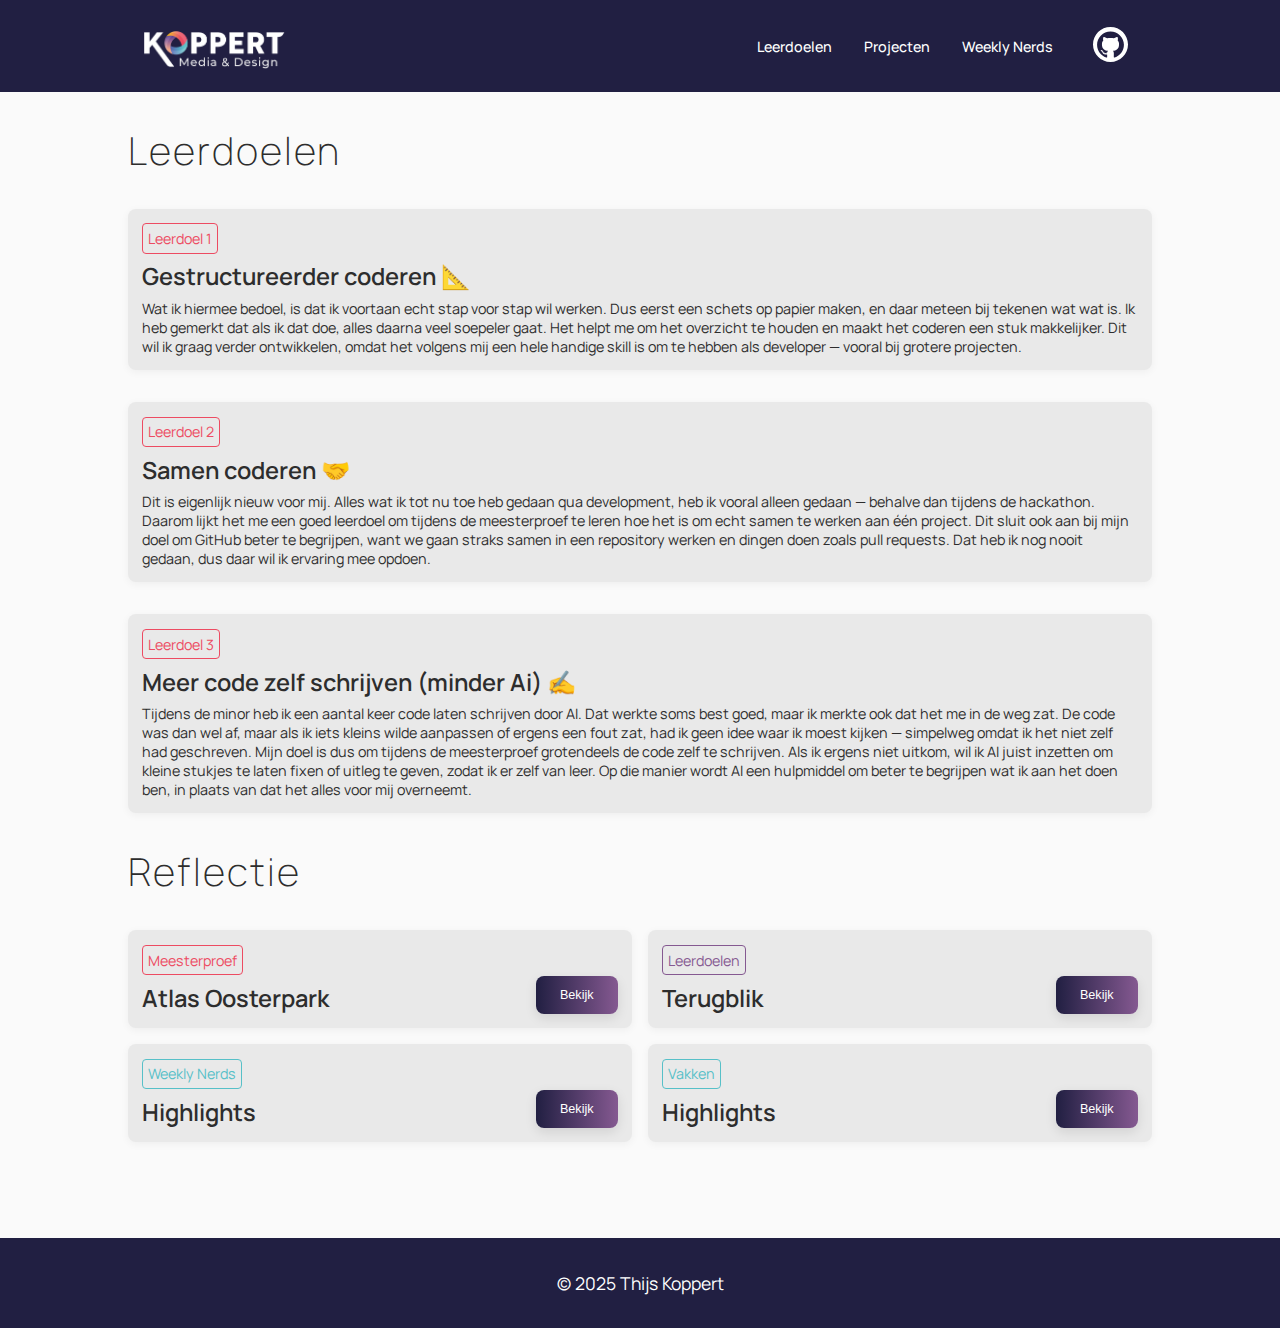
<file: leerdoelen.html>
<!DOCTYPE html>
<html lang="en">

<head>
    <meta charset="UTF-8">
    <meta name="viewport" content="width=device-width, initial-scale=1.0">
    <title>Leerdoelen & Reflectie</title>
    <link rel="stylesheet" href="styles.css">
    <link rel="icon" href="images/Favicon-13.png" type="image/png">
</head>

<body>
    <header>
        <nav class="navBarLeerdoelen">
            <ul>
                <li class="logoGroot"><a href="./index.html"><img src="./images/logo_wit-10.png"
                            alt="logo koppert media & design"></a></li>
                <li class="logoKlein"><a href="./index.html"><img src="./images/Favicon-13.png"
                            alt="logo koppert media & design"></a></li>
                <li class="navKnop"><a class="navKnopText" href="./leerdoelen.html">Leerdoelen</a></li>
                <li class="navKnop"><a class="navKnopText" href="./projecten.html">Projecten</a></li>
                <li class="navKnop"><a class="navKnopText" href="./weeklynerds.html">Weekly Nerds</a></li>
                <li class="githubKnop">
                    <a href="https://github.com/ThijsKoppert34" target="_blank">
                        <svg class="githubIcon" width="51" height="51" viewBox="0 0 51 51" fill="none"
                            xmlns="http://www.w3.org/2000/svg">
                            <path
                                d="M25.5 0C11.4172 0 0 11.4172 0 25.5C0 39.5828 11.4172 51 25.5 51C39.5828 51 51 39.5828 51 25.5C51 11.4172 39.5828 0 25.5 0ZM31.6937 44.5393C30.7026 44.7316 30.35 44.122 30.35 43.601C30.35 42.9565 30.3729 40.8508 30.3729 38.2341C30.3729 36.4092 29.7483 35.2189 29.0461 34.6123C33.401 34.1282 37.9771 32.4746 37.9771 24.9621C37.9771 22.8265 37.218 21.0823 35.964 19.7127C36.1672 19.2196 36.8365 17.2304 35.7717 14.537C35.7717 14.537 34.1321 14.0121 30.3988 16.5421C28.8359 16.1088 27.1615 15.8917 25.499 15.8837C23.8375 15.8917 22.1641 16.1088 20.6032 16.5421C16.8659 14.0121 15.2233 14.537 15.2233 14.537C14.1615 17.2314 14.8308 19.2206 15.034 19.7127C13.7829 21.0823 13.0189 22.8275 13.0189 24.9621C13.0189 32.4567 17.586 34.1331 21.93 34.6282C21.3702 35.1163 20.8642 35.9799 20.6879 37.2439C19.5713 37.744 16.7404 38.6076 14.9962 35.6183C14.9962 35.6183 13.9622 33.7407 11.9979 33.6022C11.9979 33.6022 10.0894 33.5773 11.8645 34.7916C11.8645 34.7916 13.1464 35.3932 14.036 37.6533C14.036 37.6533 15.1845 41.1446 20.6251 39.9613C20.6341 41.5959 20.652 43.1368 20.652 43.603C20.652 44.12 20.2934 44.7246 19.3162 44.5443C11.5447 41.9585 5.9407 34.6272 5.9407 25.9861C5.9407 15.1845 14.6984 6.42779 25.499 6.42779C36.2996 6.42779 45.0573 15.1835 45.0573 25.9861C45.0573 34.6242 39.4603 41.9535 31.6937 44.5423V44.5393ZM20.152 38.4622C19.9249 38.504 19.7147 38.4064 19.6858 38.251C19.6579 38.0896 19.8223 37.9283 20.0494 37.8864C20.2805 37.8466 20.4877 37.9412 20.5175 38.1006C20.5454 38.258 20.3831 38.4193 20.152 38.4622ZM19.0274 38.3536C19.0324 38.515 18.8451 38.6484 18.612 38.6514C18.3779 38.6564 18.1887 38.5259 18.1867 38.3675C18.1867 38.2042 18.371 38.0727 18.604 38.0687C18.8361 38.0647 19.0274 38.1942 19.0274 38.3536ZM17.4267 38.2361C17.3788 38.3895 17.1597 38.4582 16.9376 38.3934C16.7164 38.3267 16.572 38.1474 16.6158 37.992C16.6617 37.8376 16.8828 37.7649 17.1059 37.8346C17.327 37.9014 17.4715 38.0797 17.4257 38.2351L17.4267 38.2361ZM15.9694 37.6045C15.8618 37.7231 15.6337 37.6912 15.4663 37.5298C15.295 37.3724 15.2482 37.1483 15.3548 37.0298C15.4634 36.9112 15.6935 36.9451 15.8618 37.1045C16.0311 37.2619 16.0829 37.487 15.9694 37.6045ZM14.4762 36.3475C14.3567 36.1731 14.3567 35.965 14.4792 35.8813C14.6007 35.7976 14.794 35.8733 14.9165 36.0456C15.036 36.222 15.036 36.4311 14.9135 36.5158C14.794 36.5995 14.5978 36.5208 14.4762 36.3475ZM14.1425 35.3892C14.0489 35.4759 13.8666 35.435 13.7431 35.2986C13.6146 35.1621 13.5917 34.9798 13.6853 34.8922C13.782 34.8055 13.9583 34.8463 14.0868 34.9828C14.2153 35.1203 14.2402 35.3016 14.1425 35.3892ZM13.3506 34.5057C13.3078 34.6033 13.1544 34.6322 13.015 34.5654C12.8725 34.5017 12.7938 34.3692 12.8396 34.2716C12.8815 34.172 13.0349 34.1441 13.1763 34.2108C13.3188 34.2746 13.3995 34.4091 13.3506 34.5057Z"
                                fill="currentColor" />
                        </svg>
                    </a>
                </li>
            </ul>
        </nav>
    </header>

    <section class="doelenWrapper">
        <h2 class="titelLeerdoelen ">Leerdoelen</h2>
        <div class="leerdoel">
            <h3>Leerdoel 1</h3>
            <h2>Gestructureerder coderen 📐</h2>
            <p>Wat ik hiermee bedoel, is dat ik voortaan echt stap voor stap wil werken. Dus eerst een schets op papier
                maken, en daar meteen bij tekenen wat wat is. Ik heb gemerkt dat als ik dat doe, alles daarna veel
                soepeler gaat. Het helpt me om het overzicht te houden en maakt het coderen een stuk makkelijker. Dit
                wil ik graag verder ontwikkelen, omdat het volgens mij een hele handige skill is om te hebben als
                developer — vooral bij grotere projecten.</p>
        </div>
        <div class="leerdoel">
            <h3>Leerdoel 2</h3>
            <h2>Samen coderen 🤝</h2>
            <p>Dit is eigenlijk nieuw voor mij. Alles wat ik tot nu toe heb gedaan qua development, heb ik vooral alleen
                gedaan — behalve dan tijdens de hackathon. Daarom lijkt het me een goed leerdoel om tijdens de
                meesterproef te leren hoe het is om echt samen te werken aan één project. Dit sluit ook aan bij mijn
                doel om GitHub beter te begrijpen, want we gaan straks samen in een repository werken en dingen doen
                zoals pull requests. Dat heb ik nog nooit gedaan, dus daar wil ik ervaring mee opdoen.</p>
        </div>
        <div class="leerdoel">
            <h3>Leerdoel 3</h3>
            <h2>Meer code zelf schrijven (minder Ai) ✍️</h2>
            <p>Tijdens de minor heb ik een aantal keer code laten schrijven door AI. Dat werkte soms best goed, maar
                ik merkte ook dat het me in de weg zat. De code was dan wel af, maar als ik iets kleins wilde aanpassen
                of ergens een fout zat, had ik geen idee waar ik moest kijken — simpelweg omdat ik het niet zelf had
                geschreven. Mijn doel is dus om tijdens de meesterproef grotendeels de code zelf te schrijven. Als ik
                ergens niet uitkom, wil ik AI juist inzetten om kleine stukjes te laten fixen of uitleg te geven, zodat
                ik er zelf van leer. Op die manier wordt AI een hulpmiddel om beter te begrijpen wat ik aan het doen
                ben, in plaats van dat het alles voor mij overneemt.
            </p>
        </div>
    </section>

    <h2 class="titelReflectie">Reflectie</h2>

    <section class="reflectieWrapper">

        <div class="reflectieMeesterproef">
            <div class="flexWrapper">
                <h3>Meesterproef</h3>
                <h2>Atlas Oosterpark</h2>
            </div>
            <button class="openExtra">Bekijk</button>
            <div class="overlay hidden">
                <div class="contentOpen">
                    <button class="sluitExtra">&times;</button>
                    <h2 class="titelMeesterproef">Mijn reflectie op de Meesterproef (en mijn plan van aanpak)</h2>
                    <p><strong class="strongRood">Samenwerking</strong><br>
                        Tijdens de samenwerking bij de meesterproef heb ik best veel geleerd. Het team waar ik in zat
                        was niet altijd even enthousiast of positief, en daar had ik soms wel moeite mee — omdat ik er
                        zelf juist heel anders in zit. Op een gegeven moment heb ik besloten om een beetje de leiding te
                        nemen en een planning te maken, gewoon om wat meer richting en positieve energie te brengen.
                        Soms leek dat te helpen, soms ook niet. Wat ik vooral heb geleerd, omdat we ons groepje niet
                        zelf hebben gekozen, is hoe je samenwerkt met verschillende mensen. En ook al ging het niet
                        altijd
                        soepel, ik zie het toch als iets waardevols.</p>
                    <p><strong class="strongRood">Proces</strong><br>
                        Wat er wel goed ging was (in enige zin) de verdeling van de taken. Daar waren we het allemaal
                        vrij snel over eens. Ik was de persoon die contact had met de opdrachtgever en die de pagina van
                        de straat ging maken. Soms liep ik ergens tegenaan, en dan kon ik vrij snel terecht bij Mischa,
                        uit mijn team. Die hielp mij vaak goed. Ook met github hielp hij me vaak, omdat ik dat nog niet
                        zo goed begreep. Hij heeft dus zeker een aandeel gehad in het behalen van een van mijn
                        leerdoelen. <br>Tijdens de expo kregen we te horen dat we het niet in 1x gehaald hadden. Dit was
                        wel even een tegenvaller omdat Declan, onze coach, ons geen enkele aanduiding had gegeven dat we
                        meer moesten doen. Tijdens de laatste coaching met hem zei hij zelfs dat we erg goed bezig waren
                        en dat we zo door moesten gaan. Nou doen we er helaas niks aan en het enige wat ik nu kan doen
                        is mijn best doen om de feedback zo goed mogelijk te verwerken op mijn manier. De herkansing is
                        tevens individueel dus hieronder mijn plan van aanpak!</p>
                    <p><strong class="strongRood">Plan van aanpak</strong><br>
                        Ik wil dit project gestructureerd aanpakken. Eerst neem ik de feedback goed door en zet ik op
                        een rij wat ik daarmee ga doen. Daarna schrijf ik in grote lijnen op wat ik wil maken, zodat ik
                        voor mezelf duidelijk heb wat het plan is. Vervolgens begin ik met schetsen en kijk ik of het
                        haalbaar is binnen de tijd. Ik wil vooral veel gebruik maken van CSS, omdat ik daar steeds beter
                        in ben geworden. Ook wil ik beter letten op de keuzes die ik maak — en kunnen uitleggen waarom
                        ik iets op een bepaalde manier doe.</p>
                </div>
            </div>
        </div>

        <div class="reflectieLeerdoelen">
            <div class="flexWrapper">
                <h3>Leerdoelen</h3>
                <h2>Terugblik</h2>
            </div>
            <button class="openExtra">Bekijk</button>
            <div class="overlay hidden">
                <div class="contentOpen">
                    <button class="sluitExtra">&times;</button>
                    <h2>Terugblik op mijn leerdoelen</h2>
                    <p><strong class="strongPaars">Begin van de minor</strong><br>
                        Aan het begin van de minor had ik een paar duidelijke leerdoelen voor mezelf opgesteld:</p>
                    <ul>
                        <li>Animeren met CSS</li>
                        <li>Websites responsive maken</li>
                        <li>JavaScript gebruiken voor interactiviteit</li>
                        <li>Semantisch en netjes coderen</li>
                    </ul>
                    <p>Deze leerdoelen heb ik zeker (allemaal) gehaald. Het lijken nu wat eenvoudige leerdoelen, maar
                        toen waren het nog lastige (bij de start van de minor). Dat laat zien dat ik ten opzichte van
                        het begin van de minor enorm ben gegroeid in het kennen en kunnen van coderen. Ik wist nog niet
                        goed hoe ik animaties moest aanpakken, had weinig
                        ervaring met media queries, en JavaScript vond ik vooral ingewikkeld. Inmiddels weet ik veel
                        beter hoe ik dit soort dingen moet toepassen — en niet alleen technisch, maar ook functioneel.
                    </p>
                    <p><strong class="strongPaars">Tijdens de minor</strong><br>
                        Ergens halverwege de minor had ik mijn leerdoelen wat aangepast/uitgebreid. Het waren de
                        volgende leerdoelen geworden:
                    </p>
                    <ul>
                        <li>Een digitaal prototype kunnen maken met html css js om eventuele gebruikerstests te kunnen
                            uitvoeren.</li>
                        <li>Alle websites die ik maak (mits nodig) mooi responsive maken zodat ze op elk apparaat
                            goed werken.</li>
                        <li>Ik wil leren hoe ik animaties effectief kan inzetten om interactie en beleving in
                            mijn project te
                            verbeteren, zonder dat het afleidt of onnodig complex wordt.</li>
                    </ul>
                    <p>De leerdoelen zijn hier zeker wel wat uitgebreider, alleen inhoudelijk zijn ze niet goed genoeg.
                        Als ik eerlijk ben heb ik deze ook niet goed doordacht, ik was een beetje laat, waardoor de
                        leerdoelen (terecht) zijn afgekeurd. Hierna heb ik mijn laatste leerdoelen opgesteld.</p>
                    <p><strong class="strongPaars">Einde minor (nu)</strong><br>
                        De leerdoelen die ik nu heb opgesteld zijn veel beter doordacht, ook met de toekomst in mijn
                        achterhoofd. Dit zijn leerdoelen waar ik echt wat aan heb als ik bijvoorbeeld front-end
                        developer zou willen worden later. Ik ben blij met de groei die ik heb doorgemaakt tijdens de
                        minor, en dat ik nu deze leerdoelen voor mezelf heb opgesteld en heb behaald. Dat laat me zien
                        dat ik super veel ben gegroeid, waar ik trots op ben.</p>
                </div>
            </div>
        </div>

        <div class="reflectieWeeklynerds">
            <div class="flexWrapper">
                <h3>Weekly Nerds</h3>
                <h2>Highlights</h2>
            </div>
            <button class="openExtra">Bekijk</button>
            <div class="overlay hidden">
                <div class="contentOpen">
                    <button class="sluitExtra">&times;</button>
                    <h2>Wat highlights van Weekly Nerd sprekers</h2>
                    <p><strong class="strongGroen">GSAP - Cassie Evans</strong><br>
                        Ik had eigenlijk nog nooit gehoord van GSAP, maar na deze presentatie was mij duidelijk dat het
                        enorm handig kan zijn als je wat meer wil animeren. Ik vond haar presentatie goed en
                        overtuigend. Ze heeft me kennis laten maken met GSAP, en nu zal ik het in de toekomst nog vaker
                        gebruiken.</p>
                    <p><strong class="strongGroen">Illustraties met CSS - Julia Miocene</strong><br>
                        Door Sanne wist ik al dat je met CSS enorm veel kan doen. Maar na deze presentatie stond ik
                        eigenlijk een beetje versteld van hoe gedetailleerd je dingen kon maken met CSS. De meeste
                        dingen die ze liet zien zou ik niet eens in illustrator kunnen maken, en zij deed het met CSS.
                        Deze presentatie had me echt verbaasd op een leuke manier.</p>
                    <p><strong class="strongGroen">Accesibility gebouw HVA - Vasilis Gemert</strong><br>
                        Dit was volgens mij geen weekly nerd, maar wel een highlight. Vasilis ging vertellen over de
                        toegankelijkheid van het nieuwe schoolgebouw van de HVA. Hij vertelde hoe het gebouw op papier
                        toegankelijk is, maar in de praktijk juist helemaal niet. Hij vertelde dit op een erg leuke
                        manier, wat de boodschap goed overbracht. Ik was echt verbaasd dat zelfs bij zo'n gloednieuw
                        gebouw de toegankelijk eigenlijk helemaal nergens op sloeg, maar dat ze er alsnog mee pronken
                        omdat het toegankelijk is op papier.</p>
                </div>
            </div>
        </div>

        <div class="reflectieVakken">
            <div class="flexWrapper">
                <h3>Vakken</h3>
                <h2>Highlights</h2>
            </div>
            <button class="openExtra">Bekijk</button>
            <div class="overlay hidden">
                <div class="contentOpen">
                    <button class="sluitExtra">&times;</button>
                    <h2>Hoogtepunten per vak</h2>
                    <p><strong class="strongGroen">WAFS</strong><br>
                        Een highlight van dit vak was dat ik de live temperatuur had opgehaald. Ik was nog helemaal niet
                        bekend met API's of iets in die richting. Ik had zoiezo nog maar heel weinig kennis van coderen,
                        dus dit was voor toen zeker een highlight!</p>
                    <p><strong class="strongGroen">CSS to the rescue</strong><br>
                        Het animeren van de deuren was hier de grootste highlight. Als leerdoel had ik aan het begin
                        opgesteld: animeren met CSS, en dat is tijdens dit vak zeker gelukt. Hier was ik erg blij mee.
                    </p>
                    <p><strong class="strongGroen">Browser Technologies</strong><br>
                        Bij het vak BT stond toegankelijkheid centraal. Een hoogtepunt hierbij was eigenlijk het onder
                        de knie krijgen van een form. Ook hier had ik nog geen ervaring mee</p>
                    <p><strong class="strongGroen">API</strong><br>
                        Dit vak vond ik het moeilijkst en ook het minst leuk. We kregen redelijk weinig hulp en alles
                        was compleet nieuw voor me, waardoor ik lang stil heb gestaan. Een hoogtepunt was het ophalen
                        van de afbeeldingen, dat heb ik (met hulp van Jamie) zelf kunnen doen.</p>
                    <p><strong class="strongGroen">Human Centered Design</strong><br>
                        Dit vak vond ik aan het begin een beetje onduidelijk/lastig, maar op een gegeven moment kreeg ik
                        een idee. Toen ik dat idee had ging alles goed lopen. Een hoogtepunt zou dan zijn dat ik tijdens
                        de test snel de schets had gemaakt (het kwam toen in me op) en dit nog heb kunnen presenteren.
                    </p>
                    <p><strong class="strongGroen">Hackathon</strong><br>
                        De hackathon vond ik over het algemeen best prima, alleen heb ik voornamelijk het design gedaan.
                        Ik kan al redelijk designen dus niet super speciaal dat ik dat hier heb gedaan. Het is wel een
                        mooi eindproduct geworden. Als ik een hoogtepunt moet kiezen denk ik dat ik voor het logo ga.
                    </p>
                    <p><strong class="strongGroen">Meesterproef</strong><br>
                        Het ophalen van de data van de families per huis was een pain in the ass, maar uiteindelijk wel
                        gelukt. Ik zou dit als het hoogtepunt van het vak bestempelen omdat ik hier echt heel lang mee
                        heb lopen pielen.</p>
                </div>
            </div>
        </div>

    </section>



    <footer class="mainFooter">
        <p>&copy; 2025 Thijs Koppert</p>
    </footer>

    <script src="script.js"></script>
</body>

</html>
</file>
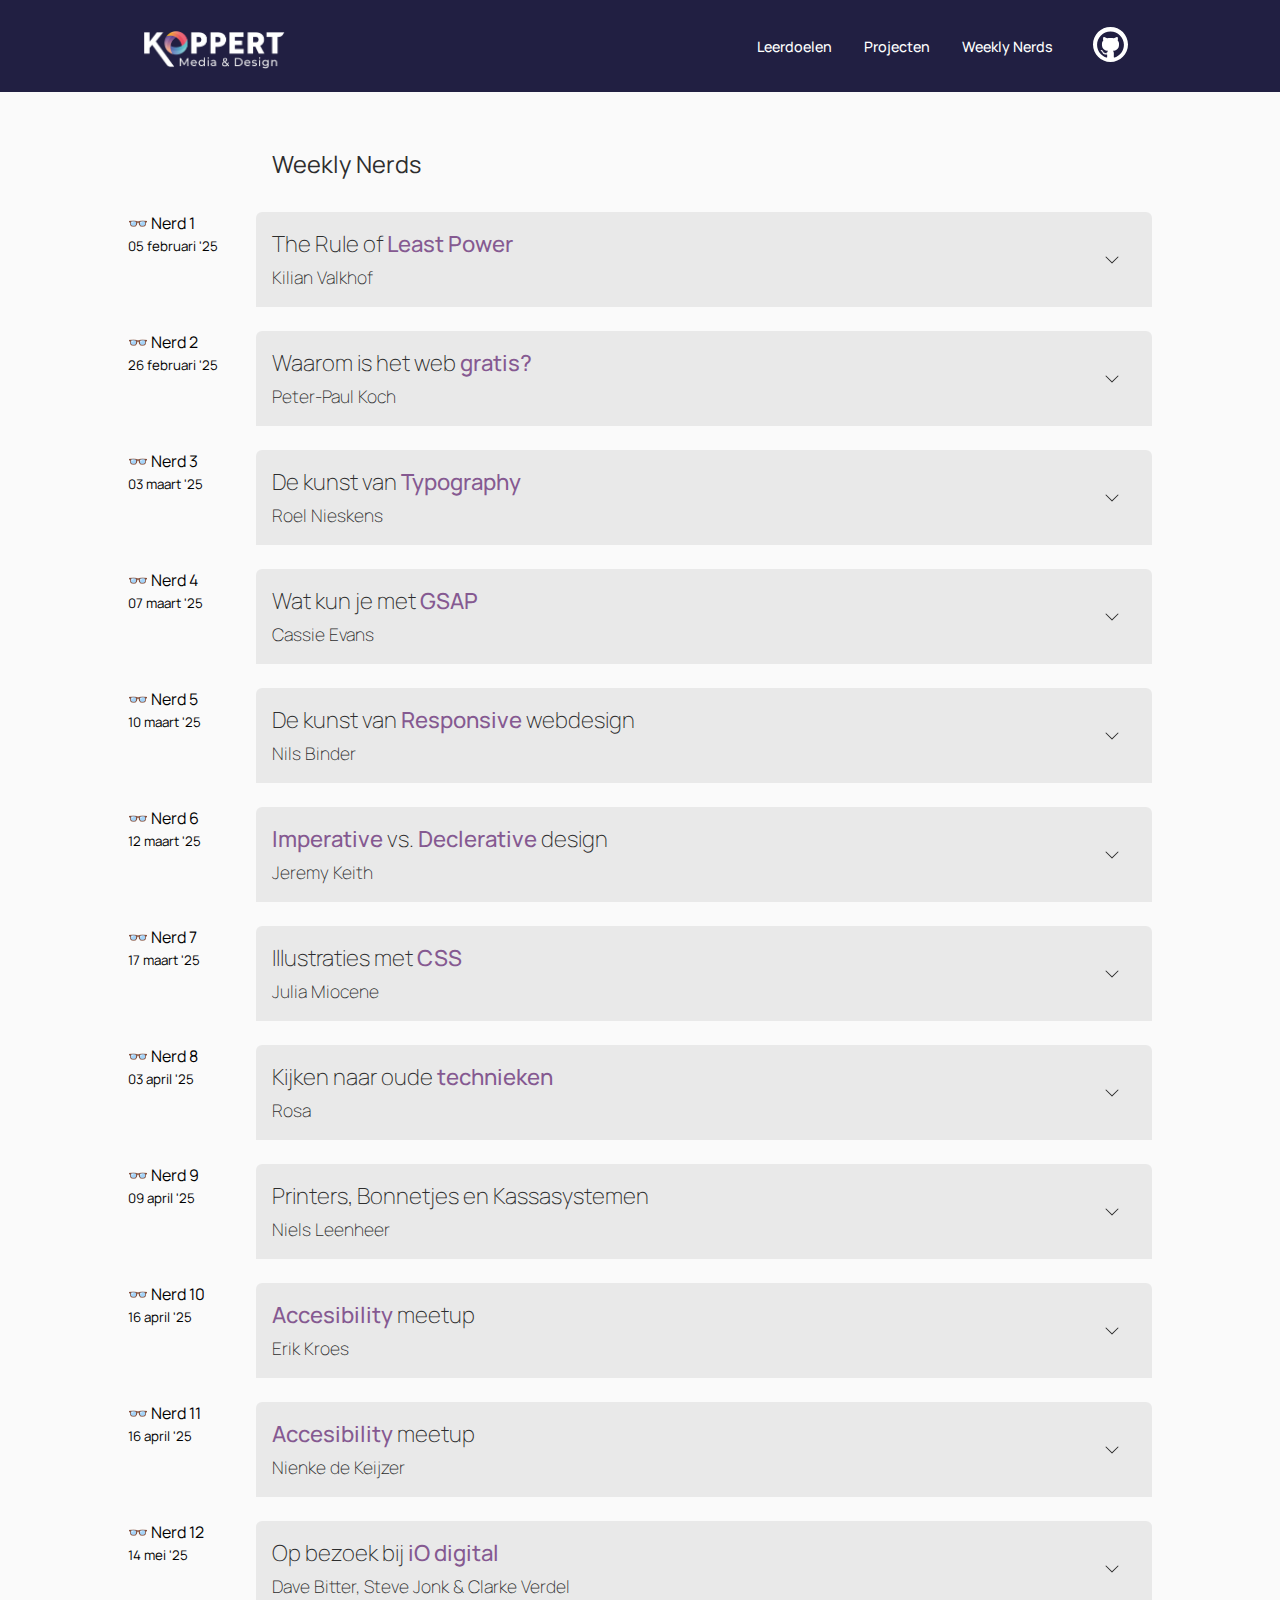
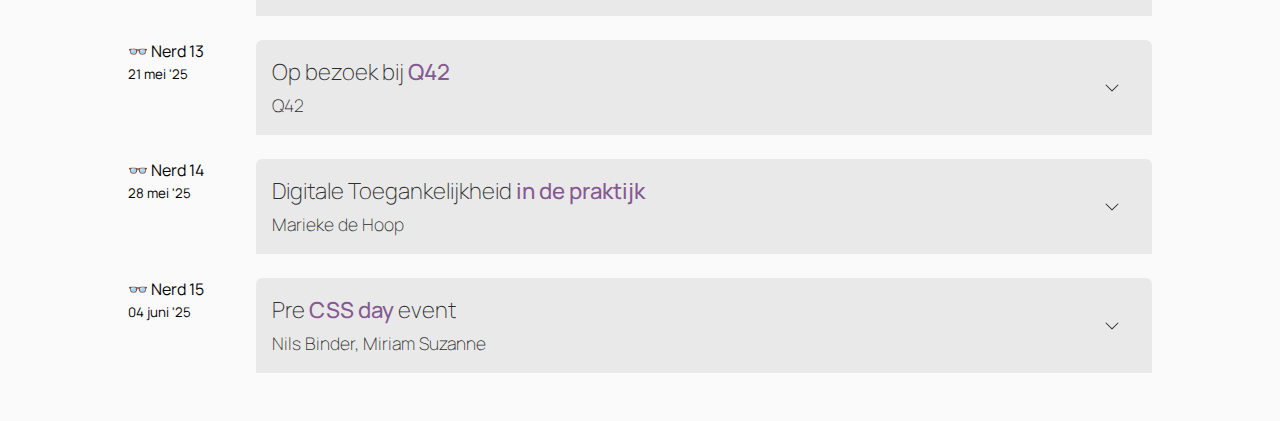
<file: weeklynerds.html>
<!DOCTYPE html>
<html lang="en">

<head>
    <meta charset="UTF-8">
    <meta name="viewport" content="width=device-width, initial-scale=1.0">
    <title>Document</title>
    <link rel="stylesheet" href="styles.css">
</head>

<body>
    <header>
        <nav class="navBarProjecten">
            <ul>
                <li class="logoGroot"><a href="./index.html"><img src="./images/logo_wit-10.png"
                            alt="logo koppert media & design"></a></li>
                <li class="logoKlein"><a href="./index.html"><img src="./images/Favicon-13.png"
                            alt="logo koppert media & design"></a></li>
                <li class="navKnop"><a class="navKnopText" href="./leerdoelen.html">Leerdoelen</a></li>
                <li class="navKnop"><a class="navKnopText" href="./projecten.html">Projecten</a></li>
                <li class="navKnop"><a class="navKnopText" href="./weeklynerds.html">Weekly Nerds</a></li>
                <li class="githubKnop">
                    <a href="https://github.com/ThijsKoppert34" target="_blank">
                        <svg class="githubIcon" width="51" height="51" viewBox="0 0 51 51" fill="none"
                            xmlns="http://www.w3.org/2000/svg">
                            <path
                                d="M25.5 0C11.4172 0 0 11.4172 0 25.5C0 39.5828 11.4172 51 25.5 51C39.5828 51 51 39.5828 51 25.5C51 11.4172 39.5828 0 25.5 0ZM31.6937 44.5393C30.7026 44.7316 30.35 44.122 30.35 43.601C30.35 42.9565 30.3729 40.8508 30.3729 38.2341C30.3729 36.4092 29.7483 35.2189 29.0461 34.6123C33.401 34.1282 37.9771 32.4746 37.9771 24.9621C37.9771 22.8265 37.218 21.0823 35.964 19.7127C36.1672 19.2196 36.8365 17.2304 35.7717 14.537C35.7717 14.537 34.1321 14.0121 30.3988 16.5421C28.8359 16.1088 27.1615 15.8917 25.499 15.8837C23.8375 15.8917 22.1641 16.1088 20.6032 16.5421C16.8659 14.0121 15.2233 14.537 15.2233 14.537C14.1615 17.2314 14.8308 19.2206 15.034 19.7127C13.7829 21.0823 13.0189 22.8275 13.0189 24.9621C13.0189 32.4567 17.586 34.1331 21.93 34.6282C21.3702 35.1163 20.8642 35.9799 20.6879 37.2439C19.5713 37.744 16.7404 38.6076 14.9962 35.6183C14.9962 35.6183 13.9622 33.7407 11.9979 33.6022C11.9979 33.6022 10.0894 33.5773 11.8645 34.7916C11.8645 34.7916 13.1464 35.3932 14.036 37.6533C14.036 37.6533 15.1845 41.1446 20.6251 39.9613C20.6341 41.5959 20.652 43.1368 20.652 43.603C20.652 44.12 20.2934 44.7246 19.3162 44.5443C11.5447 41.9585 5.9407 34.6272 5.9407 25.9861C5.9407 15.1845 14.6984 6.42779 25.499 6.42779C36.2996 6.42779 45.0573 15.1835 45.0573 25.9861C45.0573 34.6242 39.4603 41.9535 31.6937 44.5423V44.5393ZM20.152 38.4622C19.9249 38.504 19.7147 38.4064 19.6858 38.251C19.6579 38.0896 19.8223 37.9283 20.0494 37.8864C20.2805 37.8466 20.4877 37.9412 20.5175 38.1006C20.5454 38.258 20.3831 38.4193 20.152 38.4622ZM19.0274 38.3536C19.0324 38.515 18.8451 38.6484 18.612 38.6514C18.3779 38.6564 18.1887 38.5259 18.1867 38.3675C18.1867 38.2042 18.371 38.0727 18.604 38.0687C18.8361 38.0647 19.0274 38.1942 19.0274 38.3536ZM17.4267 38.2361C17.3788 38.3895 17.1597 38.4582 16.9376 38.3934C16.7164 38.3267 16.572 38.1474 16.6158 37.992C16.6617 37.8376 16.8828 37.7649 17.1059 37.8346C17.327 37.9014 17.4715 38.0797 17.4257 38.2351L17.4267 38.2361ZM15.9694 37.6045C15.8618 37.7231 15.6337 37.6912 15.4663 37.5298C15.295 37.3724 15.2482 37.1483 15.3548 37.0298C15.4634 36.9112 15.6935 36.9451 15.8618 37.1045C16.0311 37.2619 16.0829 37.487 15.9694 37.6045ZM14.4762 36.3475C14.3567 36.1731 14.3567 35.965 14.4792 35.8813C14.6007 35.7976 14.794 35.8733 14.9165 36.0456C15.036 36.222 15.036 36.4311 14.9135 36.5158C14.794 36.5995 14.5978 36.5208 14.4762 36.3475ZM14.1425 35.3892C14.0489 35.4759 13.8666 35.435 13.7431 35.2986C13.6146 35.1621 13.5917 34.9798 13.6853 34.8922C13.782 34.8055 13.9583 34.8463 14.0868 34.9828C14.2153 35.1203 14.2402 35.3016 14.1425 35.3892ZM13.3506 34.5057C13.3078 34.6033 13.1544 34.6322 13.015 34.5654C12.8725 34.5017 12.7938 34.3692 12.8396 34.2716C12.8815 34.172 13.0349 34.1441 13.1763 34.2108C13.3188 34.2746 13.3995 34.4091 13.3506 34.5057Z"
                                fill="currentColor" />
                        </svg>
                    </a>
                </li>
            </ul>
        </nav>
    </header>
    <section class="allNerds">
        <h1 class="captionNerds">Weekly Nerds</h1>
        <!-- Nerd 1 -->
        <div class="nerdWrapper">
            <input type="checkbox" id="nerd1-toggle" class="nerdToggle" hidden>
            <label for="nerd1-toggle" class="wrapperDicht">
                <section class="textLinks">
                    <p>👓 Nerd 1</p>
                    <small>05 februari '25</small>
                </section>
                <div class="nerdDicht">
                    <div>
                        <h3>The Rule of <span class="cijferPaars">Least Power</span></h3>
                        <small>Kilian Valkhof</small>
                    </div>
                    <svg xmlns="http://www.w3.org/2000/svg" width="16" height="16" fill="currentColor"
                        class="bi bi-chevron-down" viewBox="0 0 16 16">
                        <path fill-rule="evenodd"
                            d="M1.646 4.646a.5.5 0 0 1 .708 0L8 10.293l5.646-5.647a.5.5 0 0 1 .708.708l-6 6a.5.5 0 0 1-.708 0l-6-6a.5.5 0 0 1 0-.708" />
                    </svg>
                </div>
            </label>
            <div class="nerdOpen">
                <section class="openEen">
                    <h4>De presentatie in 1 zin</h4>
                    <p>Je kunt met CSS veel meer dan alleen dingen mooi maken, je kunt er ook echt interactie en logica
                        mee bouwen.</p>
                </section>
                <section class="openTwee">
                    <h4>Samenvatting</h4>
                    <p>In de presentatie ging het over allemaal handige CSS-features die je kunt gebruiken om dingen als
                        accordeons, pop-ups (dialogs) en zelfs animaties te maken. Je hoeft daarvoor niet altijd
                        JavaScript te gebruiken. Dingen als :checked, :has() en appearance: none geven je best veel
                        controle. Ook scrollen kun je smooth maken, en je kunt zelfs bepalen hoeveel ruimte er boven je
                        content moet zitten als je ergens naartoe scrolt. Superveel kleine dingen die samen best
                        krachtig zijn.</p>
                </section>
                <section class="openTwee">
                    <h4>Wat neem ik mee</h4>
                    <ul>
                        <li>Met :has() en :checked kun je best slimme dingen doen zonder JS.</li>
                        <li>Accordeons en dialogs zijn eigenlijk supermakkelijk te maken met alleen HTML & CSS.</li>
                        <li>CSS is niet alleen voor styling — je kunt er echt interactieve elementen mee bouwen.</li>
                    </ul>
                </section>
            </div>
        </div>

        <!-- Nerd 2 -->
        <div class="nerdWrapper">
            <input type="checkbox" id="nerd2-toggle" class="nerdToggle" hidden>
            <label for="nerd2-toggle" class="wrapperDicht">
                <section class="textLinks">
                    <p>👓 Nerd 2</p>
                    <small>26 februari '25</small>
                </section>
                <div class="nerdDicht">
                    <div>
                        <h3>Waarom is het web<span class="cijferPaars"> gratis?</span></h3>
                        <small>Peter-Paul Koch</small>
                    </div>
                    <svg xmlns="http://www.w3.org/2000/svg" width="16" height="16" fill="currentColor"
                        class="bi bi-chevron-down" viewBox="0 0 16 16">
                        <path fill-rule="evenodd"
                            d="M1.646 4.646a.5.5 0 0 1 .708 0L8 10.293l5.646-5.647a.5.5 0 0 1 .708.708l-6 6a.5.5 0 0 1-.708 0l-6-6a.5.5 0 0 1 0-.708" />
                    </svg>
                </div>
            </label>
            <div class="nerdOpen">
                <section class="openEen">
                    <h4>De presentatie in 1 zin</h4>
                    <p>Waarom zijn websites eigenlijk nog steeds gratis — en wat als we daar eens mee stoppen?
                    </p>
                </section>
                <section class="openTwee">
                    <h4>Samenvatting</h4>
                    <p>Peter-Paul vertelde dat hij gestopt is met zijn bekende site omdat hij er niks aan verdiende. Hij
                        vindt dat het raar is dat we verwachten dat alles op het web gratis is. Als het gratis is, dan
                        krijg je advertenties — en dan bepalen techbedrijven wat jij te zien krijgt. Hij wil juist dat
                        we gaan betalen voor wat we écht waardevol vinden, bijvoorbeeld op basis van hoeveel tijd je
                        ergens doorbrengt. Er zijn al gesprekken en projecten gaande om dit soort modellen te bouwen.
                    </p>
                </section>
                <section class="openTwee">
                    <h4>Wat neem ik mee</h4>
                    <ul>
                        <li>
                            Als we niet zelf betalen voor content, dan bepalen anderen wat we zien.
                        </li>
                        <li>
                            Tijd is geld — letterlijk, volgens dit model.
                        </li>
                        <li>
                            Het web als 'gratis gewoonte' is eigenlijk een rare standaard geworden.
                        </li>
                    </ul>
                </section>
            </div>
        </div>

        <!-- Nerd 3 -->
        <div class="nerdWrapper">
            <input type="checkbox" id="nerd3-toggle" class="nerdToggle" hidden>
            <label for="nerd3-toggle" class="wrapperDicht">
                <section class="textLinks">
                    <p>👓 Nerd 3</p>
                    <small>03 maart '25</small>
                </section>
                <div class="nerdDicht">
                    <div>
                        <h3>De kunst van<span class="cijferPaars"> Typography</span></h3>
                        <small>Roel Nieskens</small>
                    </div>
                    <svg xmlns="http://www.w3.org/2000/svg" width="16" height="16" fill="currentColor"
                        class="bi bi-chevron-down" viewBox="0 0 16 16">
                        <path fill-rule="evenodd"
                            d="M1.646 4.646a.5.5 0 0 1 .708 0L8 10.293l5.646-5.647a.5.5 0 0 1 .708.708l-6 6a.5.5 0 0 1-.708 0l-6-6a.5.5 0 0 1 0-.708" />
                    </svg>
                </div>
            </label>
            <div class="nerdOpen">
                <section class="openEen">
                    <h4>De presentatie in 1 zin</h4>
                    <p>Een font is niet zomaar een lettertje — er zit veel meer slimme techniek en ontwerp achter dan je
                        denkt.
                    </p>
                </section>
                <section class="openTwee">
                    <h4>Samenvatting</h4>
                    <p>Roel legde uit wat fonts nou echt zijn: basically een bestand dat vertelt hoe een letter
                        eruitziet. Het verschil tussen een typeface (het ontwerp) en een font (het bestand) kwam aan
                        bod, net als glyphs (verschillende versies van een letter), ligatures (samengevoegde tekens) en
                        kerning (slimme spatiëring). Daarna doken we in OpenType-features zoals alternatieve cijfers,
                        small caps en stylistic sets. Ook variable fonts kwamen langs — één bestand dat meerdere stijlen
                        aankan. Superhandig en modern.
                    </p>
                </section>
                <section class="openTwee">
                    <h4>Wat neem ik mee</h4>
                    <ul>
                        <li>
                            OpenType-fonts kunnen veel meer dan alleen letters laten zien — fractions, alternates,
                            swashes, you name it.
                        </li>
                        <li>
                            Variable fonts besparen gewicht én geven je als ontwerper veel meer controle.
                        </li>
                        <li>
                            Goed gebruik van typografie maakt tekst echt véél fijner om te lezen.
                        </li>
                    </ul>
                </section>
            </div>
        </div>

        <!-- Nerd 4 -->
        <div class="nerdWrapper">
            <input type="checkbox" id="nerd4-toggle" class="nerdToggle" hidden>
            <label for="nerd4-toggle" class="wrapperDicht">
                <section class="textLinks">
                    <p>👓 Nerd 4</p>
                    <small>07 maart '25</small>
                </section>
                <div class="nerdDicht">
                    <div>
                        <h3>Wat kun je met <span class="cijferPaars">GSAP</span></h3>
                        <small>Cassie Evans</small>
                    </div>
                    <svg xmlns="http://www.w3.org/2000/svg" width="16" height="16" fill="currentColor"
                        class="bi bi-chevron-down" viewBox="0 0 16 16">
                        <path fill-rule="evenodd"
                            d="M1.646 4.646a.5.5 0 0 1 .708 0L8 10.293l5.646-5.647a.5.5 0 0 1 .708.708l-6 6a.5.5 0 0 1-.708 0l-6-6a.5.5 0 0 1 0-.708" />
                    </svg>
                </div>
            </label>
            <div class="nerdOpen">
                <section class="openEen">
                    <h4>De presentatie in 1 zin</h4>
                    <p>GSAP is een superkrachtige animatietoolkit waarmee je echt alles kunt animeren wat je maar wilt —
                        vooral met scroll en interactie.
                    </p>
                </section>
                <section class="openTwee">
                    <h4>Samenvatting</h4>
                    <p>Cassie nam ons mee in de wereld van animaties met GSAP (GreenSock Animation Platform). Ze liet
                        verschillende scroll-driven animaties zien en gaf uitleg over handige utilities zoals
                        gsap.utils.random() (voor natuurlijke variatie), mapRange, wrap en pipe(). Ook leerden we dat je
                        animaties soepeler maakt met easing, en je kunt die eases zelfs visueel aanpassen. Yoyo laat
                        animaties heen en weer gaan. Verder kwamen er helper functions en container animations voorbij,
                        die je code overzichtelijker en herbruikbaarder maken. En met matchMedia() kun je responsive
                        animaties maken.
                    </p>
                </section>
                <section class="openTwee">
                    <h4>Wat neem ik mee</h4>
                    <ul>
                        <li>
                            GSAP is dé toolkit als je serieus aan de slag wilt met web-animaties.
                        </li>
                        <li>
                            gsap.utils zit vol slimme tools om animaties natuurlijker en dynamischer te maken.
                        </li>
                        <li>
                            Easing maakt echt het verschil — “let the ease do the work”.
                        </li>
                        <li>
                            Yoyo = animaties die netjes teruggaan naar het begin (superhandig).
                        </li>
                    </ul>
                </section>
            </div>
        </div>

        <!-- Nerd 5 -->
        <div class="nerdWrapper">
            <input type="checkbox" id="nerd5-toggle" class="nerdToggle" hidden>
            <label for="nerd5-toggle" class="wrapperDicht">
                <section class="textLinks">
                    <p>👓 Nerd 5</p>
                    <small>10 maart '25</small>
                </section>
                <div class="nerdDicht">
                    <div>
                        <h3>De kunst van <span class="cijferPaars">Responsive</span> webdesign</h3>
                        <small>Nils Binder</small>
                    </div>
                    <svg xmlns="http://www.w3.org/2000/svg" width="16" height="16" fill="currentColor"
                        class="bi bi-chevron-down" viewBox="0 0 16 16">
                        <path fill-rule="evenodd"
                            d="M1.646 4.646a.5.5 0 0 1 .708 0L8 10.293l5.646-5.647a.5.5 0 0 1 .708.708l-6 6a.5.5 0 0 1-.708 0l-6-6a.5.5 0 0 1 0-.708" />
                    </svg>
                </div>
            </label>
            <div class="nerdOpen">
                <section class="openEen">
                    <h4>De presentatie in 1 zin</h4>
                    <p>Moderne webdesign draait om flexibiliteit: ontwerpen die meebewegen met inhoud, schermgrootte en
                        context.
                    </p>
                </section>
                <section class="openTwee">
                    <h4>Samenvatting</h4>
                    <p>In plaats van alles pixel-perfect vast te zetten, moeten we ontwerpen met verandering in
                        gedachten. Dankzij moderne CSS kunnen we layouts bouwen die zich aanpassen aan verschillende
                        schermformaten en content. Waar we vroeger werkten met vaste breedtes, gebruiken we nu functies
                        als min(), max(), clamp() en margin-inline om flexibel te blijven.

                        Ook is het belangrijk dat designers en developers dezelfde taal spreken. Figma en CSS delen veel
                        units, maar CSS biedt ook extras zoals em, ch, vw en vh. Door consistent te werken met eenheden
                        verbeter je samenwerking én het eindresultaat.

                        En niet vergeten: whitespace is waardevol — het draagt bij aan rust, leesbaarheid en visuele
                        hiërarchie. Tot slot kun je met viewport- en container-gebaseerde eenheden zoals vh, qi en qmax
                        superschaalbare layouts maken.
                    </p>
                </section>
                <section class="openTwee">
                    <h4>Wat neem ik mee</h4>
                    <ul>
                        <li>
                            Gebruik min(), max() en clamp() voor flexibele wrappers.
                        </li>
                        <li>
                            Whitespace = belangrijk design-element, geen verspilling.

                        </li>
                        <li>
                            Denk in responsive units in plaats van vaste pixels.
                        </li>
                        <li>
                            Figma gebruikt vergelijkbare units — spreek dezelfde taal als designer/dev.
                        </li>
                    </ul>
                </section>
            </div>
        </div>

        <!-- Nerd 6 -->
        <div class="nerdWrapper">
            <input type="checkbox" id="nerd6-toggle" class="nerdToggle" hidden>
            <label for="nerd6-toggle" class="wrapperDicht">
                <section class="textLinks">
                    <p>👓 Nerd 6</p>
                    <small>12 maart '25</small>
                </section>
                <div class="nerdDicht">
                    <div>
                        <h3><span class="cijferPaars">Imperative</span> vs. <span class="cijferPaars">Declerative</span>
                            design</h3>
                        <small>Jeremy Keith</small>
                    </div>
                    <svg xmlns="http://www.w3.org/2000/svg" width="16" height="16" fill="currentColor"
                        class="bi bi-chevron-down" viewBox="0 0 16 16">
                        <path fill-rule="evenodd"
                            d="M1.646 4.646a.5.5 0 0 1 .708 0L8 10.293l5.646-5.647a.5.5 0 0 1 .708.708l-6 6a.5.5 0 0 1-.708 0l-6-6a.5.5 0 0 1 0-.708" />
                    </svg>
                </div>
            </label>
            <div class="nerdOpen">
                <section class="openEen">
                    <h4>De presentatie in 1 zin</h4>
                    <p>Declaratief programmeren gaat over zeggen wat je wilt, imperatief over hoe je het wilt.
                    </p>
                </section>
                <section class="openTwee">
                    <h4>Samenvatting</h4>
                    <p>Bij imperatief programmeren beschrijf je stap voor stap wat er moet gebeuren — zoals in
                        JavaScript met loops en if/else. Declaratief programmeren laat juist de uitvoering over aan de
                        browser of het systeem, zoals in HTML of CSS. Het vraagt een andere mindset: minder controle,
                        maar meer flexibiliteit. In design-systemen werkt declaratief denken beter schaalbaar.
                    </p>
                </section>
                <section class="openTwee">
                    <h4>Wat neem ik mee</h4>
                    <ul>
                        <li>
                            HTML en CSS zijn declaratief, JS is meestal imperatief.
                        </li>
                        <li>
                            Declaratief denken = meer vertrouwen op systemen, minder micromanagen.
                        </li>
                        <li>
                            Designsystemen profiteren van regels in plaats van losse elementen.
                        </li>
                    </ul>
                </section>
            </div>
        </div>

        <!-- Nerd 7 -->
        <div class="nerdWrapper">
            <input type="checkbox" id="nerd7-toggle" class="nerdToggle" hidden>
            <label for="nerd7-toggle" class="wrapperDicht">
                <section class="textLinks">
                    <p>👓 Nerd 7</p>
                    <small>17 maart '25</small>
                </section>
                <div class="nerdDicht">
                    <div>
                        <h3>Illustraties met <span class="cijferPaars">CSS</span></h3>
                        <small>Julia Miocene</small>
                    </div>
                    <svg xmlns="http://www.w3.org/2000/svg" width="16" height="16" fill="currentColor"
                        class="bi bi-chevron-down" viewBox="0 0 16 16">
                        <path fill-rule="evenodd"
                            d="M1.646 4.646a.5.5 0 0 1 .708 0L8 10.293l5.646-5.647a.5.5 0 0 1 .708.708l-6 6a.5.5 0 0 1-.708 0l-6-6a.5.5 0 0 1 0-.708" />
                    </svg>
                </div>
            </label>
            <div class="nerdOpen">
                <section class="openEen">
                    <h4>De presentatie in 1 zin</h4>
                    <p>Met alleen CSS kun je complexe illustraties en animaties maken — geen JavaScript of SVG nodig.
                    </p>
                </section>
                <section class="openTwee">
                    <h4>Samenvatting</h4>
                    <p>Julia laat zien dat CSS meer is dan opmaak: je kunt er complete tekeningen mee bouwen door alles
                        op te bouwen uit div elementen en pseudo-elementen zoals ::before en ::after. Elk onderdeel
                        wordt gepositioneerd met position: absolute binnen een relatief ouder-element. Voor beweging
                        gebruik je transform en transform-origin als draaipunt. Door creatief om te gaan met dingen
                        als clip-path, border-radius en gradients, ontstaan er echte illustraties en animaties.
                    </p>
                </section>
                <section class="openTwee">
                    <h4>Wat neem ik mee</h4>
                    <ul>
                        <li>
                            Alles kan een zijn: hoofd, ogen, armen — het is lego met CSS.
                        </li>
                        <li>
                            transform-origin is superkrachtig voor animatie vanuit het juiste punt.
                        </li>
                        <li>
                            CSS pseudo-elementen en positionering zijn genoeg voor hele tekeningen.
                        </li>
                    </ul>
                </section>
            </div>
        </div>

        <!-- Nerd 8 -->
        <div class="nerdWrapper">
            <input type="checkbox" id="nerd8-toggle" class="nerdToggle" hidden>
            <label for="nerd8-toggle" class="wrapperDicht">
                <section class="textLinks">
                    <p>👓 Nerd 8</p>
                    <small>03 april '25</small>
                </section>
                <div class="nerdDicht">
                    <div>
                        <h3>Kijken naar oude <span class="cijferPaars">technieken</span></h3>
                        <small>Rosa</small>
                    </div>
                    <svg xmlns="http://www.w3.org/2000/svg" width="16" height="16" fill="currentColor"
                        class="bi bi-chevron-down" viewBox="0 0 16 16">
                        <path fill-rule="evenodd"
                            d="M1.646 4.646a.5.5 0 0 1 .708 0L8 10.293l5.646-5.647a.5.5 0 0 1 .708.708l-6 6a.5.5 0 0 1-.708 0l-6-6a.5.5 0 0 1 0-.708" />
                    </svg>
                </div>
            </label>
            <div class="nerdOpen">
                <section class="openEen">
                    <h4>De presentatie in 1 zin</h4>
                    <p>Rosa werkt als technische maker met een echte hacker- en DIY-mentaliteit, waarbij ze alles zelf
                        bedenkt én zelf bouwt.
                    </p>
                </section>
                <section class="openTwee">
                    <h4>Samenvatting</h4>
                    <p>Rosa komt uit CMD, maar maakt inmiddels van alles zelf: livesets, installaties, systemen — noem
                        het maar op. Ze vertrouwt niet op standaard tools of platforms, maar bouwt liever haar eigen
                        CMS, draait haar eigen servers en maakt haar eigen geluid. Alles met een soort rauwe, eerlijke
                        stijl. Ze gebruikt tools als ImageMagick en Bash gewoon in de terminal en doet veel met e-waste
                        en audiohacking. Niks gelikt, juist bewust een beetje rommelig. Dat hoort bij haar werkwijze.
                    </p>
                </section>
                <section class="openTwee">
                    <h4>Wat neem ik mee</h4>
                    <ul>
                        <li>
                            Je hoeft niet afhankelijk te zijn van bestaande tools: maak het zelf.
                        </li>
                    </ul>
                </section>
            </div>
        </div>

        <!-- Nerd 9 -->
        <div class="nerdWrapper">
            <input type="checkbox" id="nerd9-toggle" class="nerdToggle" hidden>
            <label for="nerd9-toggle" class="wrapperDicht">
                <section class="textLinks">
                    <p>👓 Nerd 9</p>
                    <small>09 april '25</small>
                </section>
                <div class="nerdDicht">
                    <div>
                        <h3>Printers, Bonnetjes en Kassasystemen</h3>
                        <small>Niels Leenheer</small>
                    </div>
                    <svg xmlns="http://www.w3.org/2000/svg" width="16" height="16" fill="currentColor"
                        class="bi bi-chevron-down" viewBox="0 0 16 16">
                        <path fill-rule="evenodd"
                            d="M1.646 4.646a.5.5 0 0 1 .708 0L8 10.293l5.646-5.647a.5.5 0 0 1 .708.708l-6 6a.5.5 0 0 1-.708 0l-6-6a.5.5 0 0 1 0-.708" />
                    </svg>
                </div>
            </label>
            <div class="nerdOpen">
                <section class="openEen">
                    <h4>De presentatie in 1 zin</h4>
                    <p>Receipt printers gebruiken oude, maar krachtige printertalen als ESC/POS of StarPRNT — en die kun
                        je met moderne web APIs aansturen.
                    </p>
                </section>
                <section class="openTwee">
                    <h4>Samenvatting</h4>
                    <p>Receipt printers (zoals je ziet bij kassas) gebruiken talen als ESC/POS of StarPRNT om tekst,
                        stijlen, QR-codes of barcodes te printen. Niels maakte de ReceiptPrinterEncoder library, waarmee
                        je ESC/POS- of StarPRNT-commandos kunt bouwen in de browser of via Node.js. Printen in de
                        browser werkt via WebUSB, WebSerial of WebBluetooth — maar alleen in Chromium browsers, en
                        netwerkprinters werken daar niet direct. Vanaf een Node-server heb je meer controle met bijv.
                        NetworkReceiptPrinter.
                    </p>
                </section>
                <section class="openTwee">
                    <h4>Wat neem ik mee</h4>
                    <ul>
                        <li>
                            Niels zijn tool maakt printen veel makkelijker.
                        </li>
                    </ul>
                </section>
            </div>
        </div>

        <!-- Nerd 10 -->
        <div class="nerdWrapper">
            <input type="checkbox" id="nerd10-toggle" class="nerdToggle" hidden>
            <label for="nerd10-toggle" class="wrapperDicht">
                <section class="textLinks">
                    <p>👓 Nerd 10</p>
                    <small>16 april '25</small>
                </section>
                <div class="nerdDicht">
                    <div>
                        <h3><span class="cijferPaars">Accesibility</span> meetup</h3>
                        <small>Erik Kroes</small>
                    </div>
                    <svg xmlns="http://www.w3.org/2000/svg" width="16" height="16" fill="currentColor"
                        class="bi bi-chevron-down" viewBox="0 0 16 16">
                        <path fill-rule="evenodd"
                            d="M1.646 4.646a.5.5 0 0 1 .708 0L8 10.293l5.646-5.647a.5.5 0 0 1 .708.708l-6 6a.5.5 0 0 1-.708 0l-6-6a.5.5 0 0 1 0-.708" />
                    </svg>
                </div>
            </label>
            <div class="nerdOpen">
                <section class="openEen">
                    <h4>De presentatie in 1 zin</h4>
                    <p>Alternatieven missen of zijn niet goed genoeg, waardoor mensen met een beperking belangrijke
                        informatie kunnen missen.</p>
                </section>
                <section class="openTwee">
                    <h4>Samenvatting</h4>
                    <p>Veel content mist goede tekstalternatieven, zoals ondertitels bij video’s, transcripties bij
                        podcasts, of duidelijke alt-teksten bij afbeeldingen. Dit zorgt ervoor dat bijvoorbeeld
                        slechthorenden, doven en slechtzienden niet volledig kunnen meedoen of de boodschap missen. Het
                        is dus essentieel om altijd goede alternatieven te bieden zodat iedereen de inhoud kan volgen en
                        gebruiken.</p>
                </section>
                <section class="openTwee">
                    <h4>Wat neem ik mee</h4>
                    <ul>
                        <li>Alt-teksten bij afbeeldingen zijn vaak te kort, nietszeggend of zelfs helemaal afwezig.</li>
                        <li>Ondertiteling en transcripties voor video en audio worden regelmatig vergeten, waardoor de
                            content ontoegankelijk wordt.</li>
                    </ul>
                </section>
            </div>
        </div>

        <!-- Nerd 11 -->
        <div class="nerdWrapper">
            <input type="checkbox" id="nerd11-toggle" class="nerdToggle" hidden>
            <label for="nerd11-toggle" class="wrapperDicht">
                <section class="textLinks">
                    <p>👓 Nerd 11</p>
                    <small>16 april '25</small>
                </section>
                <div class="nerdDicht">
                    <div>
                        <h3><span class="cijferPaars">Accesibility</span> meetup</h3>
                        <small>Nienke de Keijzer</small>
                    </div>
                    <svg xmlns="http://www.w3.org/2000/svg" width="16" height="16" fill="currentColor"
                        class="bi bi-chevron-down" viewBox="0 0 16 16">
                        <path fill-rule="evenodd"
                            d="M1.646 4.646a.5.5 0 0 1 .708 0L8 10.293l5.646-5.647a.5.5 0 0 1 .708.708l-6 6a.5.5 0 0 1-.708 0l-6-6a.5.5 0 0 1 0-.708" />
                    </svg>
                </div>
            </label>
            <div class="nerdOpen">
                <section class="openEen">
                    <h4>De presentatie in 1 zin</h4>
                    <p>Nienke verbeterde de GVB-app door toegankelijkheid centraal te stellen, waardoor de app beter
                        werkt voor mensen met een beperking.</p>
                </section>
                <section class="openTwee">
                    <h4>Samenvatting</h4>
                    <p>Tijdens haar afstudeerproject bij CMD ontdekte Nienke dat de GVB-app slecht toegankelijk was
                        voor mensen met een beperking. Ze ontwierp een nieuwe, toegankelijkere versie die GVB zo goed
                        vond dat ze haar aanbevelingen overnamen en haar zelfs aannamen. Dit laat zien dat echte
                        toegankelijkheid meer is dan regels: het gaat om bruikbaarheid voor iedereen, met kleine
                        aanpassingen die een groot verschil maken.</p>
                </section>
                <section class="openTwee">
                    <h4>Wat neem ik mee</h4>
                    <ul>
                        <li>Betrek altijd gebruikers met beperkingen bij het ontwerp om waardevolle feedback te krijgen.
                        </li>
                        <li>Begin met toegankelijkheid vanaf het begin en test met diverse gebruikersgroepen.
                        </li>
                    </ul>
                </section>
            </div>
        </div>

        <!-- Nerd 12 -->
        <div class="nerdWrapper">
            <input type="checkbox" id="nerd12-toggle" class="nerdToggle" hidden>
            <label for="nerd12-toggle" class="wrapperDicht">
                <section class="textLinks">
                    <p>👓 Nerd 12</p>
                    <small>14 mei '25</small>
                </section>
                <div class="nerdDicht">
                    <div>
                        <h3>Op bezoek bij <span class="cijferPaars">iO digital</span></h3>
                        <small>Dave Bitter, Steve Jonk & Clarke Verdel</small>
                    </div>
                    <svg xmlns="http://www.w3.org/2000/svg" width="16" height="16" fill="currentColor"
                        class="bi bi-chevron-down" viewBox="0 0 16 16">
                        <path fill-rule="evenodd"
                            d="M1.646 4.646a.5.5 0 0 1 .708 0L8 10.293l5.646-5.647a.5.5 0 0 1 .708.708l-6 6a.5.5 0 0 1-.708 0l-6-6a.5.5 0 0 1 0-.708" />
                    </svg>
                </div>
            </label>
            <div class="nerdOpen">
                <section class="openEen">
                    <h4>De presentatie in 1 zin</h4>
                    <p>Tijdens deze weekly nerd werd er verteld over voice-gestuurde Ai's en een twitter-bot die
                        gebruikt word door onlyfans.</p>
                </section>
                <section class="openTwee">
                    <h4>Samenvatting</h4>
                    <p>Dave Bitter, teammanager front-end bij agency iO, vertelde over hun aanpak waarbij ‘experience
                        everything’ centraal staat. Van digitale nomaden gaan we naar always-on gebruikers, die via
                        allerlei touchpoints en apparaten benaderd worden. Ze werken met real-time data en
                        AI-oplossingen, zoals Laika, een AI-bot die scholen gebruiken voor social media interactie. Ook
                        sprak hij over voice interfaces via web API’s en tools als ElevenLabs. Verder kwamen een Twitter
                        follow-bot van Steve Jonk en testautomatisering bij Miele door Clarke Verdel aan bod.</p>
                </section>
                <section class="openTwee">
                    <h4>Wat neem ik mee</h4>
                    <ul>
                        <li>Voice interfaces worden steeds belangrijker – natuurlijke interactie via AI en spraak-API’s.
                        </li>
                        <li>Laika is een AI-socialbot die echt in gesprek gaat en al door scholen wordt ingezet.
                        </li>
                        <li>Testen van componenten moet zoveel mogelijk lijken op hoe een echte gebruiker ermee omgaat
                            (Clarke Verdel).
                        </li>
                    </ul>
                </section>
            </div>
        </div>

        <!-- Nerd 13 -->
        <div class="nerdWrapper">
            <input type="checkbox" id="nerd13-toggle" class="nerdToggle" hidden>
            <label for="nerd13-toggle" class="wrapperDicht">
                <section class="textLinks">
                    <p>👓 Nerd 13</p>
                    <small>21 mei '25</small>
                </section>
                <div class="nerdDicht">
                    <div>
                        <h3>Op bezoek bij <span class="cijferPaars">Q42</span></h3>
                        <small>Q42</small>
                    </div>
                    <svg xmlns="http://www.w3.org/2000/svg" width="16" height="16" fill="currentColor"
                        class="bi bi-chevron-down" viewBox="0 0 16 16">
                        <path fill-rule="evenodd"
                            d="M1.646 4.646a.5.5 0 0 1 .708 0L8 10.293l5.646-5.647a.5.5 0 0 1 .708.708l-6 6a.5.5 0 0 1-.708 0l-6-6a.5.5 0 0 1 0-.708" />
                    </svg>
                </div>
            </label>
            <div class="nerdOpen">
                <section class="openEen">
                    <h4>De presentatie in 1 zin</h4>
                    <p>Q42 ontwikkelt technologie die werkt voor mensen, met toegankelijkheid, innovatie en
                        gebruiksvriendelijkheid als vaste kernwaarden..</p>
                </section>
                <section class="openTwee">
                    <h4>Samenvatting</h4>
                    <p>Sinds 2000 werkt Q42 aan digitale producten die het dagelijks leven makkelijker en slimmer maken.
                        Ze zijn betrokken bij impactvolle projecten zoals HEMA, het Rijksmuseum en Philips Hue, en
                        zetten daarbij stevig in op toegankelijkheid. Toegankelijk denken zit diep in hun cultuur: ze
                        stellen zichzelf steeds vier vragen die inspelen op beperkingen in zien, horen, bewegen of
                        begrijpen. Vanuit hun overtuiging dat technologie voor iedereen moet werken, bereiden ze zich
                        actief voor op de European Accessibility Act die vanaf 28 juni 2025 geldt. Hun werkwijze wordt
                        versterkt door interne innovatieprogramma’s zoals WOOtcamp en passiedagen, waarin ruimte is om
                        te experimenteren met nieuwe ideeën.</p>
                </section>
                <section class="openTwee">
                    <h4>Wat neem ik mee</h4>
                    <ul>
                        <li>Q42 benadert toegankelijkheid structureel door zich steeds af te vragen: wat als iemand iets
                            niet goed kan zien, horen, bewegen of begrijpen?
                        </li>
                        <li>Met projecten als Sensemath en partners zoals Hack the Planet laten ze zien dat technologie
                            ook maatschappelijke impact kan maken.
                        </li>
                    </ul>
                </section>
            </div>
        </div>

        <div class="nerdWrapper">
            <input type="checkbox" id="nerd14-toggle" class="nerdToggle" hidden>
            <label for="nerd14-toggle" class="wrapperDicht">
                <section class="textLinks">
                    <p>👓 Nerd 14</p>
                    <small>28 mei '25</small>
                </section>
                <div class="nerdDicht">
                    <div>
                        <h3>Digitale Toegankelijkheid <span class="cijferPaars">in de praktijk</span></h3>
                        <small>Marieke de Hoop</small>
                    </div>
                    <svg xmlns="http://www.w3.org/2000/svg" width="16" height="16" fill="currentColor"
                        class="bi bi-chevron-down" viewBox="0 0 16 16">
                        <path fill-rule="evenodd"
                            d="M1.646 4.646a.5.5 0 0 1 .708 0L8 10.293l5.646-5.647a.5.5 0 0 1 .708.708l-6 6a.5.5 0 0 1-.708 0l-6-6a.5.5 0 0 1 0-.708" />
                    </svg>
                </div>
            </label>
            <div class="nerdOpen">
                <section class="openEen">
                    <h4>De presentatie in 1 zin</h4>
                    <p>Marieke legt uit hoe belangrijk digitale toegankelijkheid is voor een grote groep mensen, wat ze
                        in haar werk doet, en wat de gevolgen kunnen zijn als organisaties niet voldoen aan de regels.
                    </p>
                </section>
                <section class="openTwee">
                    <h4>Samenvatting</h4>
                    <p>32% van de Nederlanders heeft een permanente beperking, en daarnaast zijn er ook tijdelijke en
                        situationele beperkingen. Marieke helpt als expert met audits, advies en trainingen om digitale
                        producten toegankelijker te maken. Vanaf 28 juni geldt de European Accessibility Act, met boetes
                        tot €20 miljoen voor niet-naleving.</p>
                </section>
                <section class="openTwee">
                    <h4>Wat neem ik mee</h4>
                    <ul>
                        <li>Veel mensen hebben beperkingen – 5,5 miljoen Nederlanders hebben een permanente beperking,
                            en daarnaast spelen tijdelijke of situationele factoren (zoals zon op je scherm) ook een
                            rol.
                        </li>
                        <li>Nieuwe wetgeving – De European Accessibility Act verplicht toegankelijkheid voor o.a.
                            webshops (met uitzonderingen), en niet-naleving kan hoge boetes opleveren.
                        </li>
                    </ul>
                </section>
            </div>
        </div>

        <div class="nerdWrapper">
            <input type="checkbox" id="nerd15-toggle" class="nerdToggle" hidden>
            <label for="nerd15-toggle" class="wrapperDicht">
                <section class="textLinks">
                    <p>👓 Nerd 15</p>
                    <small>04 juni '25</small>
                </section>
                <div class="nerdDicht">
                    <div>
                        <h3>Pre <span class="cijferPaars">CSS day</span> event</h3>
                        <small>Nils Binder, Miriam Suzanne</small>
                    </div>
                    <svg xmlns="http://www.w3.org/2000/svg" width="16" height="16" fill="currentColor"
                        class="bi bi-chevron-down" viewBox="0 0 16 16">
                        <path fill-rule="evenodd"
                            d="M1.646 4.646a.5.5 0 0 1 .708 0L8 10.293l5.646-5.647a.5.5 0 0 1 .708.708l-6 6a.5.5 0 0 1-.708 0l-6-6a.5.5 0 0 1 0-.708" />
                    </svg>
                </div>
            </label>
            <div class="nerdOpen">
                <section class="openEen">
                    <h4>De presentatie in 1 zin</h4>
                    <p> Miriam benadrukt dat het web flexibel en gebruikersgericht moet zijn, waarbij de voorkeuren van
                        de
                        gebruiker altijd voorop staan.
                    </p>
                </section>
                <section class="openTwee">
                    <h4>Samenvatting</h4>
                    <p>Het web is niet zoals print – we hebben minder controle, maar juist meer mogelijkheden.
                        Gebruikers moeten zelf hun voorkeuren kunnen instellen, en bij conflicten in stijlen (zoals in
                        de CSS-cascade) moet de gebruiker het laatste woord hebben.</p>
                </section>
                <section class="openTwee">
                    <h4>Wat neem ik mee</h4>
                    <ul>
                        <li>Gebruikerscontrole boven alles – In tegenstelling tot print, moet het web aanpasbaar zijn,
                            en gebruikers moeten hun eigen instellingen kunnen kiezen.
                            rol.
                        </li>
                        <li>Het web is voor iedereen – Flexibiliteit en aanpasbaarheid zijn cruciaal, zodat het web
                            toegankelijk en bruikbaar blijft voor verschillende behoeften.
                        </li>
                    </ul>
                </section>
            </div>
        </div>
    </section>

    <script src="script.js"></script>
</body>

</html>
</file>
<file: styles.css>
:root {
  --primaire-kleur: #211f42;
  --achtergrond-body: #fafafa;
  --logokleur-rood: #ed4b62;
  --logokleur-blauw: #57c0c8;
  --logokleur-paars: #855991;
  --zwart-text: #2d2d2d;
}

@font-face {
  font-family: "Manrope";
  src: url(./fonts/Manrope-VariableFont_wght.ttf) format("truetype");
  font-weight: 50 900;
}

@font-face {
  font-family: "SpaceMono";
  src: url(./fonts/SpaceMono-Regular.ttf) format("truetype");
  font-weight: 50 900;
}

* {
  margin: 0;
  padding: 0;
  box-sizing: border-box;
}

*,
*::before,
*::after {
  box-sizing: border-box;
}

html {
  scroll-behavior: smooth;
  background-color: var(--logokleur-blauw);
}

body {
  display: flex;
  flex-direction: column;
  font-family: "Manrope", sans-serif;
  background-color: var(--achtergrond-body);
  overflow-x: hidden;
}

/* styling van de nav */

nav {
  background: linear-gradient(
    to bottom,
    rgba(33, 31, 66, 1) 0%,
    rgba(33, 31, 66, 0) 100%
  );
  padding: 1rem 8rem;
  position: sticky;
}

.navBarLeerdoelen {
  background: #211f42;
}

nav ul {
  list-style: none;
  display: flex;
  flex-wrap: wrap;
  justify-content: space-between;
  align-items: center;
}

nav li {
  margin: 0 1rem;
}

nav li:first-child {
  margin-right: auto;
}

nav a {
  text-decoration: none;
  font-size: clamp(0.75rem, 0.6842rem + 0.2632vw, 1rem);
  color: #ffffff;
  font-weight: 500;
  transition: color 0.3s ease;
}

nav a:hover {
  color: var(--logokleur-blauw);
}

.githubIcon {
  height: 35px;
}

.githubKnop {
  display: flex;
  align-items: center;
  height: 60px;
  justify-content: center;
  /* zelfde hoogte als de svg bijvoorbeeld */
}

.githubKnop:hover .githubIcon {
  color: var(--logokleur-blauw);
}

.heroBackground {
  position: relative;
  width: 100%;
  min-height: 500px; /* or whatever fits your hero+nav */
  background-image: url("./images/banner_achtergrond-01.jpg");
  /* background-size: cover; */
  background-position: center top;
  background-repeat: no-repeat;
}
header,
.bannerHero {
  background: transparent;
}

nav img {
  height: 50px;
  transition: 0.8s ease;
  padding-top: 0.7rem;
}

.logoKlein {
  display: none;
}

/* animatie van de nav */

.githubKnop svg {
  transition: transform 0.6s ease;
}

.githubKnop:hover svg {
  animation: wiggle 0.5s;
}

@keyframes wiggle {
  0% {
    transform: rotate(0deg);
  }
  15% {
    transform: rotate(-22deg);
  }
  30% {
    transform: rotate(18deg);
  }
  45% {
    transform: rotate(-14deg);
  }
  60% {
    transform: rotate(10deg);
  }
  75% {
    transform: rotate(-6deg);
  }
  100% {
    transform: rotate(0deg);
  }
}
/* styling van de body */

.bannerHero {
  width: 100%;
  box-sizing: border-box;
  height: max-content;
  overflow: hidden;

  display: flex;
  flex-direction: column;
  align-items: flex-start;
  padding: 2rem 0rem 3rem 0rem;
}

.bannerHero h1 {
  font-weight: 150;
  font-size: clamp(1.125rem, 0.2039rem + 3.6842vw, 4.625rem);
  color: #ffffff;
}

.bannerAchtergrond img {
  position: absolute;
  top: 0;
  left: 0;
  width: 100vw;
  height: 80vh;
  z-index: -1;
}

.bannerButton {
  display: flex;
  text-decoration: none;
  align-items: center;
  gap: 0.3rem;
  position: relative;
  z-index: 10;
  margin-top: 2rem;
}

.textBannerButton {
  position: relative;
  font-size: clamp(1rem, 0.6053rem + 1.5789vw, 2.5rem);
  color: #ffffff;
  font-weight: 50;
  cursor: pointer;
}

/* underline animatie */
.textBannerButton::after {
  content: "";
  position: absolute;
  bottom: -5px;
  /* onder de tekst */
  left: 0;
  width: 0%;
  height: 2px;
  background-color: white;
  transition: width 0.6s ease;
}

/* op hover animatie starten */
.bannerButton:hover .textBannerButton::after {
  width: 100%;
}

.bannerButton svg {
  height: 3.2rem;
  transition: transform 0.7s ease;
}

.bannerButton:hover svg {
  transform: rotate(404deg);
}

.word {
  opacity: 0;
  display: inline-block;
  transform: translateY(20px);
  transition: opacity 0.6s ease, transform 0.6s ease;
}

.word.visible {
  opacity: 1;
  transform: translateY(0);
}

.contentWrapper {
  display: flex;
  align-items: center;
  justify-content: center;
  gap: 2rem;
  width: 70vw;
}

.contentBox {
  display: flex;
  flex-direction: column;
  gap: 1.5rem;
  background-color: var(--achtergrond-body);
  padding: 2.5rem 8rem;
  width: 100%;
}

.afbeeldingWafs {
  width: 20vw;
}

a.contentWrapper {
  color: inherit;
  text-decoration: none;
}

a.contentWrapper:visited {
  color: inherit;
}

a.contentWrapper:hover .afbeeldingWafs {
  transform: scale(1.1) rotate(5deg);
  transition: transform 0.4s cubic-bezier(0.4, 0.2, 0.2, 1);
}
a.contentWrapper .afbeeldingWafs {
  transition: transform 0.4s cubic-bezier(0.4, 0.2, 0.2, 1);
}

.mainFooter {
  height: 10vh;
  background-color: var(--primaire-kleur);
  color: #fff;
  display: flex;
  align-items: center;
  justify-content: center;
  font-size: 1.1rem;
}

.bekijkAlles {
  display: flex;
  justify-content: center;
  align-items: center;
  align-self: flex-end;
  gap: 1rem;
  text-decoration: none;
  color: var(--zwart-text);
  margin: 0rem 8rem 0 0;
  font-size: clamp(1.125rem, 0.9605rem + 0.6579vw, 1.75rem);
  font-weight: 300;
  width: max-content;
  padding: 0.5rem 0.2rem 1rem 0rem;
  position: relative; /* nodig voor het lijntje */
  overflow: hidden;
}

.bekijkAllesP {
  position: relative;
}

.bekijkAllesP::after {
  content: "";
  position: absolute;
  left: 0;
  bottom: -0.3rem; /* zelfde afstand als bij .textBannerButton */
  width: 0%;
  height: 2px;
  background-color: var(--primaire-kleur);
  transition: width 0.6s ease;
}

.bekijkAlles:hover .bekijkAllesP::after {
  width: 100%;
}

.bekijkAlles svg {
  height: 30px;
  width: max-content;
  stroke: var(--primaire-kleur);
  transition: transform 0.5s ease;
}

.bekijkAlles:hover svg {
  transform: rotate(312deg);
}

.titelProjecten {
  font-size: clamp(1.75rem, 1.4539rem + 1.1842vw, 2.875rem);
  color: var(--zwart-text);
  font-weight: 200;
  letter-spacing: 2px;
}

.heroAlles {
  display: flex;
  width: 100%;
  padding: 4.2rem 6rem 0rem 8rem;
  align-items: stretch;
}

.fotoVanMij {
  display: flex;
  align-items: flex-end; /* Align image to the bottom */
  flex: 1;
}

.fotoVanMij img {
  width: 25vw;
}

.textBlok {
  display: flex;
  flex-direction: column;
  gap: 0.4rem;
}

.textBlok h3 {
  width: max-content;
  padding: 0.3rem;
  border-radius: 8px;
  color: var(--primaire-kleur);
  font-weight: 100;
  border: 0.5px solid var(--primaire-kleur);
}

.textBlok span {
  padding-top: 0.2rem;
  position: relative;
  width: max-content;
  font-weight: 100;
}

.textBlok span::after {
  content: "";
  position: absolute;
  left: 0;
  bottom: -6px;
  width: 0%;
  height: 1.4px;
  background-color: var(--primaire-kleur);
  transition: width 0.5s;
}

.contentWrapper:hover span::after {
  width: 100%;
}

.contentWrapper {
  cursor: pointer;
}

.textBlok p {
  font-size: clamp(0.75rem, 0.4211rem + 1.3158vw, 2rem);
  color: var(--zwart-text);
  font-weight: 200;
}

/* ///////////////////////
-----PROJECTEN PAGINA-----
/////////////////////// */

.navBarProjecten {
  background: #211f42;
  padding: 1rem 8rem;
}

.contentWrapperProject {
  display: flex;
  flex-direction: row;
  gap: 2rem;
}

.contentWrapperProject img {
  width: 30vw;
  border-radius: 4px;
}

.textBlokProject {
  display: flex;
  flex-direction: column;
  justify-content: space-evenly;
  gap: 0.4rem;
}

.textBlokProject h3 {
  width: max-content;
  font-size: clamp(0.75rem, 0.5526rem + 0.7895vw, 1.5rem);
  padding: 0.3rem;
  border-radius: 8px;
  color: var(--primaire-kleur);
  font-weight: 100;
  border: 0.5px solid var(--primaire-kleur);
}

.textBlokProject p {
  font-size: clamp(0.75rem, 0.4211rem + 1.3158vw, 2rem);
  color: var(--zwart-text);
  font-weight: 200;
}

.textBlokProjectR {
  text-align: right;
}

.textBlokProjectR p {
  font-size: clamp(0.75rem, 0.4211rem + 1.3158vw, 2rem);
  color: var(--zwart-text);
  font-weight: 200;
}

.textBlokProjectR h3 {
  align-self: flex-end;
  padding: 0.3rem;
  border-radius: 8px;
  font-size: clamp(0.75rem, 0.5526rem + 0.7895vw, 1.5rem);
  color: var(--primaire-kleur);
  font-weight: 100;
  border: 0.5px solid var(--primaire-kleur);
}

.textBlokProjectR {
  display: flex;
  flex-direction: column;
  justify-content: space-evenly;
  gap: 0.4rem;
}

.contentBoxProject {
  display: flex;
  flex-direction: column;
  gap: 3rem;
  background-color: var(--achtergrond-body);
  padding: 2.5rem 8rem 4rem 8rem;
  width: 100%;
}

.cijferGroen {
  color: green;
  font-weight: bold;
}

.cijferOranje {
  color: rgb(255, 161, 20);
  font-weight: bold;
}

.cijferPaars {
  color: var(--logokleur-paars);
  font-weight: 500;
}

.contentWrapperProject a {
  position: relative;
  font-family: "SpaceMono";
  width: max-content;
  display: inline-block;
  color: var(--primaire-kleur);
  text-decoration: none;
  transition: color 0.3s;
}

.textBlokProjectR a {
  align-self: flex-end;
}

.contentWrapperProject a::after {
  content: "";
  position: absolute;
  left: 0;
  bottom: -3px;
  width: 0%;
  height: 1px;
  background-color: var(--primaire-kleur);
  transition: width 0.4s;
}

.contentWrapperProject a:hover::after {
  width: 100%;
}

.contentWrapperProject small {
  font-size: clamp(0.75rem, 0.6513rem + 0.3947vw, 1.125rem);
  color: var(--zwart-text);
  font-weight: 100;
}

.allNerds {
  display: flex;
  flex-direction: column;
  align-items: center;
  padding: 2rem 8rem;
  width: 100%;
}

.nerdWrapper {
  display: flex;
  flex-direction: column;
  align-items: flex-start;
  width: 100%;
  border-radius: 0.5rem;
  margin: 0.5rem 0 1rem 0;
}

.nerdWrapper svg {
  margin-left: auto;
  margin-right: 1rem;
}

.wrapperDicht {
  display: flex;
  width: 100%;
  gap: 2rem;
}

.nerdDicht {
  display: flex;
  flex: 1;
  align-items: center;
  font-size: clamp(0.75rem, 0.4211rem + 1.3158vw, 2rem);
  color: var(--zwart-text);
  transition: background 0.3s;
  width: 100%;
  background-color: #e9e9e9;
  border: none;
  border-radius: 6px 6px 0 0;
  padding: 1rem;
}

.nerdDicht div {
  text-align: left;
}

.nerdDicht h3 {
  font-size: clamp(0.875rem, 0.6447rem + 0.9211vw, 1.75rem);
  color: var(--zwart-text);
  font-weight: 200;
}

.nerdDicht small {
  font-size: clamp(0.875rem, 0.7763rem + 0.3947vw, 1.25rem);
  color: var(--zwart-text);
  font-weight: 200;
}

.openEen,
.openTwee,
.openDrie {
  font-size: clamp(0.75rem, 0.6842rem + 0.2632vw, 1rem);
  padding-left: 1rem;
}

.textLinks {
  min-width: 6rem;
}

.nerdOpen {
  display: flex;
  flex-direction: column;
  gap: 0.5rem;
  max-height: 0;
  overflow: hidden;
  transition: max-height 0.4s ease;
  margin-left: 128px;
  background-color: #e9e9e9;
  border-radius: 0 0 6px 6px;
  padding: 0 0.5rem 0 0.5rem;
}

.nerdToggle:checked ~ .nerdOpen {
  max-height: 1000px;
}

.nerdToggle:checked + label .bi-chevron-down {
  transform: rotate(180deg);
  transition: transform 0.3s ease;
}

.nerdWrapper:has(.nerdToggle:checked) .nerdOpen {
  padding-bottom: 1rem;
}

.nerdWrapper:has(.nerdToggle:checked) .textLinks p {
  font-weight: bold;
  color: var(--logokleur-paars);
}

/* Optional: highlight open state */
.nerdWrapper:has(.nerdToggle:checked) .nerdDicht,
.nerdWrapper:has(.nerdToggle:checked) .nerdOpen {
  box-shadow: 0 4px 12px rgba(0, 0, 0, 0.12);
  background-color: white;
}

.captionNerds {
  align-self: flex-start;
  font-size: clamp(0.75rem, 0.4211rem + 1.3158vw, 2rem);
  color: var(--zwart-text);
  font-weight: 400;
  padding: 1.5rem 9rem 1.5rem 9rem;
}

.doelenWrapper {
  display: flex;
  flex-direction: column;
  align-items: center;
  padding: 2rem 8rem;
  width: 100%;
  gap: 2rem;
  font-size: clamp(0.75rem, 0.6842rem + 0.2632vw, 1rem);
}

.leerdoel {
  display: flex;
  gap: 0.4rem;
  flex-direction: column;
  box-shadow: 0 2px 8px rgba(0, 0, 0, 0.05);
  background-color: #e9e9e9;
  border-radius: 8px;
  padding: 0.9rem;
  width: 100%;
}

.leerdoel h2 {
  font-size: clamp(0.75rem, 0.4211rem + 1.3158vw, 2rem);
  color: var(--zwart-text);
  font-weight: 600;
}

.leerdoel h3 {
  color: #ed4b62;
  font-weight: 400;
  width: max-content;
  border-radius: 4px;
  padding: 0.3rem;
  border: #ed4b62 1px solid;
  font-size: clamp(0.75rem, 0.6842rem + 0.2632vw, 1rem);
}

.openTwee ul {
  padding-left: 1.5em;
  list-style-type: disc;
  list-style-position: outside;
}

.leerdoel p {
  color: var(--zwart-text);
  font-weight: 400;
}

.titelLeerdoelen,
.titelReflectie {
  font-size: clamp(1.75rem, 1.4539rem + 1.1842vw, 2.875rem);
  color: var(--zwart-text);
  font-weight: 200;
  letter-spacing: 2px;
  text-align: left;
  margin-left: 0;
  align-self: flex-start;
}

.titelReflectie {
  padding: 0 8rem 2rem 8rem;
}

.navBarLeerdoelen {
  background: #211f42;
  padding: 1rem 8rem;
}

.reflectieWrapper {
  display: grid;
  grid-template-columns: 1fr 1fr;
  grid-template-rows: 1fr 1fr;
  gap: 1rem;
  padding: 0 8rem 6rem 8rem;
  width: 100%;
  height: max-content;
}

.reflectieWrapper > div {
  background: #e9e9e9;
  box-shadow: 0 2px 8px rgba(0, 0, 0, 0.05);
  display: flex;
  border-radius: 8px;
  gap: 0.4rem;
  padding: 0.9rem;
  height: max-content;
  justify-content: space-between;
}

.reflectieWrapper > div h2 {
  font-size: clamp(0.75rem, 0.4211rem + 1.3158vw, 2rem);
  color: var(--zwart-text);
  font-weight: 600;
}

.flexWrapper {
  display: flex;
  flex-direction: column;
  gap: 0.4rem;
}

@keyframes shinyShift {
  0% {
    background-position: 0% 50%;
  }
  50% {
    background-position: 100% 50%;
  }
  100% {
    background-position: 0% 50%;
  }
}

.openExtra {
  align-self: flex-end;
  margin-top: auto;
  font-weight: 300;
  font-size: clamp(0.5rem, 0.3684rem + 0.5263vw, 1rem);
  padding: 0.75rem 1.5rem;
  border: none;
  border-radius: 8px;
  color: white;
  cursor: pointer;
  background: linear-gradient(
    270deg,
    var(--primaire-kleur),
    var(--logokleur-rood),
    var(--logokleur-blauw),
    var(--logokleur-paars),
    var(--primaire-kleur)
  );
  background-size: 400% 400%;
  animation: shinyShift 6s ease infinite;
  position: relative;
  overflow: hidden;
  box-shadow: 0 4px 12px rgba(0, 0, 0, 0.1);
}

.openExtra:hover {
  box-shadow: 0 2px 12px rgba(33, 31, 66, 0.6);
}
.reflectieWrapper .reflectieMeesterproef h3 {
  color: #ed4b62;
  border: #ed4b62 1px solid;
}
.reflectieWrapper .reflectieWeeklynerds h3,
.reflectieWrapper .reflectieVakken h3 {
  color: #57c0c8;
  border: #57c0c8 1px solid;
}
.reflectieWrapper .reflectieLeerdoelen h3 {
  color: #855991;
  border: #855991 1px solid;
}

.reflectieWrapper > div h3 {
  font-weight: 400;
  width: max-content;
  border-radius: 4px;
  padding: 0.3rem;
  font-size: clamp(0.75rem, 0.6842rem + 0.2632vw, 1rem);
}

.overlay {
  position: fixed;
  top: 0;
  left: 0;
  width: 100%;
  height: 100%;
  background: rgba(0, 0, 0, 0.6);
  display: flex;
  justify-content: center;
  align-items: center;
  z-index: 999;
}

.contentOpen {
  display: flex;
  flex-direction: column;
  background: white;
  margin: 2rem 8rem;
  gap: 1rem;
  max-height: 80vh;
  overflow-y: auto;
  position: relative;
  padding: 2rem;
  width: 90%;
  border-radius: 8px;
  position: relative;
  box-shadow: 0 4px 20px rgba(0, 0, 0, 0.1);
}

.contentOpen p {
  font-size: clamp(0.75rem, 0.6513rem + 0.3947vw, 1.125rem);
}

.titelMeesterproef {
  font-size: clamp(1.625rem, 1.4934rem + 0.5263vw, 2.125rem);
  color: var(--zwart-text);
  font-weight: 200;
}

.strongGroen {
  color: var(--logokleur-blauw);
}

.strongPaars {
  color: var(--logokleur-paars);
}

.strongRood {
  color: var(--logokleur-rood);
}

.sluitExtra {
  position: absolute;
  top: 1rem;
  right: 1rem;
  background: none;
  border: none;
  font-size: 1.5rem;
  cursor: pointer;
}

.reflectieLeerdoelen .contentOpen ul {
  padding-left: 2rem;
  font-size: clamp(0.75rem, 0.6513rem + 0.3947vw, 1.125rem);
}

.hidden {
  display: none;
}

@media (max-width: 700px) {
  .logoGroot {
    display: none;
  }

  .logoKlein {
    display: block;
  }

  .logoKlein img {
    height: 30px;
  }

  .contentBoxProject {
    padding: 1.5rem 1rem;
  }

  .titelReflectie {
    padding: 0 1rem 0 1rem;
  }

  .textLinks {
    display: none;
  }

  .contentBox {
    padding: 1rem 3rem;
  }

  .reflectieWrapper {
    display: grid;
    grid-template-columns: 1fr;
    align-items: center;
    padding: 1rem 1em;
  }

  .navBarProjecten {
    padding: 1rem 0.3rem;
  }

  .navBarLeerdoelen {
    padding: 1rem 0.3rem;
  }

  nav {
    padding: 1rem 1rem;
  }

  nav ul {
    flex-wrap: nowrap;
  }

  .heroAlles {
    padding: 2rem 2.5rem;
  }

  .contentOpen {
    margin: 1rem 1rem;
  }

  .nerdOpen {
    margin-left: 0;
  }

  .captionNerds {
    padding: 1rem 1rem;
  }

  .fotoVanMij img {
    display: none;
  }

  .allNerds {
    padding: 1rem 1rem;
  }

  .doelenWrapper {
    padding: 1rem 1rem;
  }
}

@media (min-width: 900px) {
  .bekijkAlles {
    margin: 0.5rem 12rem 0rem 0rem;
  }
}
</file>
